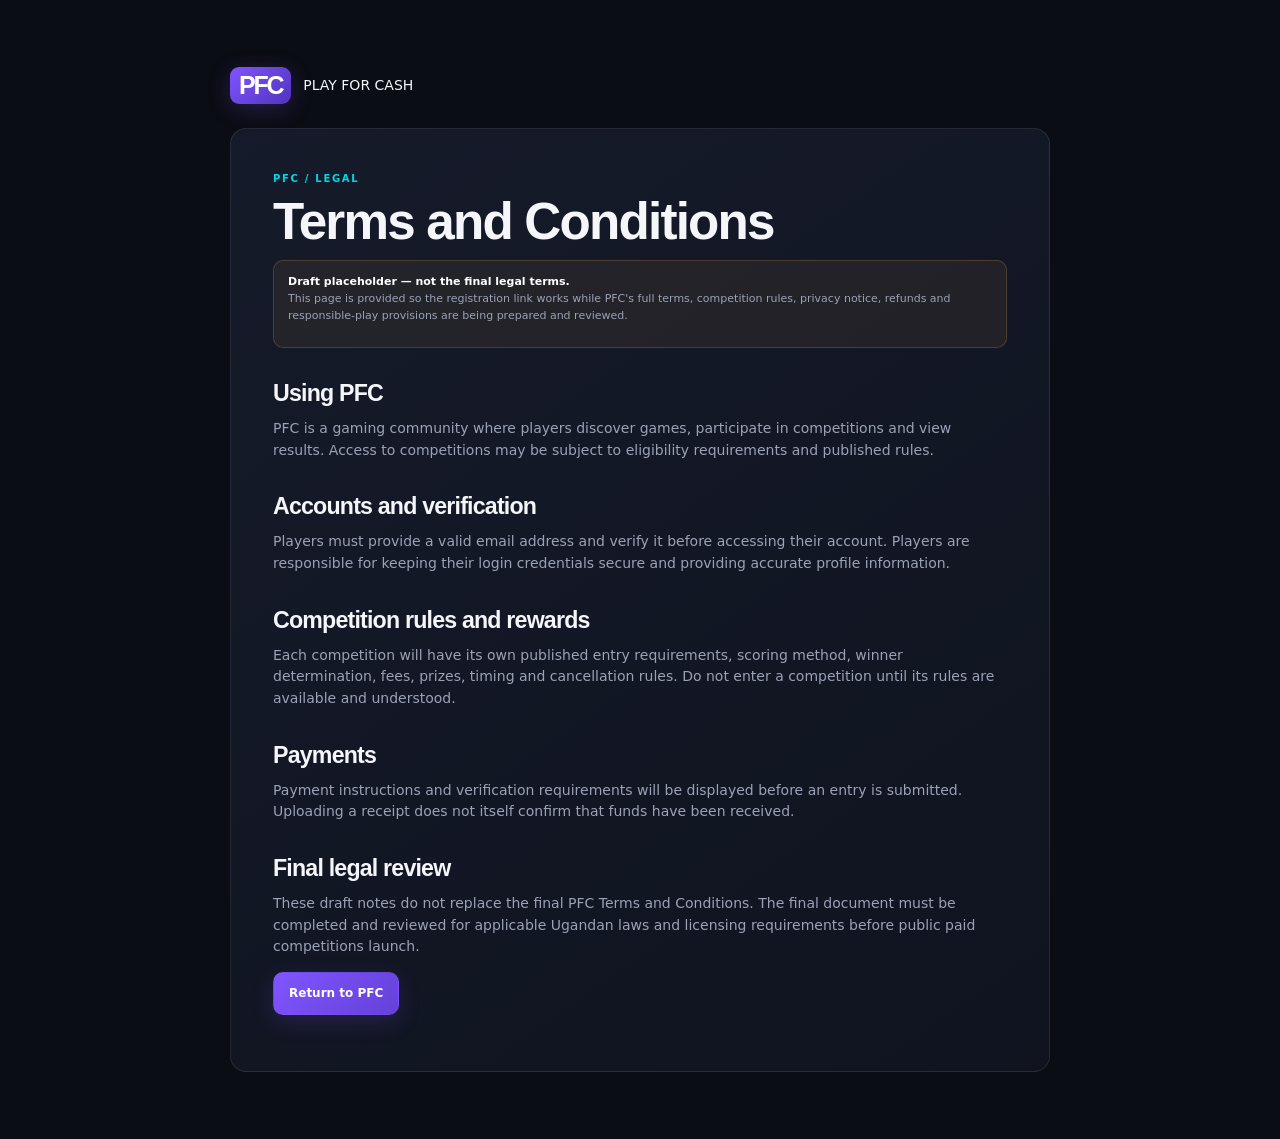
<file: pfc-platform/terms.html>
<!doctype html>
<html lang="en"><head><meta charset="UTF-8"><meta name="viewport" content="width=device-width, initial-scale=1"><meta name="theme-color" content="#0b0d14"><title>PFC Terms and Conditions</title><link rel="stylesheet" href="./src/styles/tokens.css"><link rel="stylesheet" href="./src/styles/base.css"><link rel="stylesheet" href="./src/styles/components.css"><style>body{padding:32px 18px}.terms-wrap{max-width:820px;margin:35px auto}.terms-wrap .panel{padding:clamp(20px,4vw,42px)}.terms-wrap h1{margin-bottom:8px}.terms-wrap h2{margin-top:28px}</style></head>
<body><main class="terms-wrap"><a class="brand" href="./index.html"><span class="brand-mark">PFC</span><span>PLAY FOR CASH</span></a><section class="panel" style="margin-top:24px"><p class="eyebrow">PFC / LEGAL</p><h1>Terms and Conditions</h1><div class="notice notice-warning"><strong>Draft placeholder — not the final legal terms.</strong><p>This page is provided so the registration link works while PFC's full terms, competition rules, privacy notice, refunds and responsible-play provisions are being prepared and reviewed.</p></div><h2>Using PFC</h2><p>PFC is a gaming community where players discover games, participate in competitions and view results. Access to competitions may be subject to eligibility requirements and published rules.</p><h2>Accounts and verification</h2><p>Players must provide a valid email address and verify it before accessing their account. Players are responsible for keeping their login credentials secure and providing accurate profile information.</p><h2>Competition rules and rewards</h2><p>Each competition will have its own published entry requirements, scoring method, winner determination, fees, prizes, timing and cancellation rules. Do not enter a competition until its rules are available and understood.</p><h2>Payments</h2><p>Payment instructions and verification requirements will be displayed before an entry is submitted. Uploading a receipt does not itself confirm that funds have been received.</p><h2>Final legal review</h2><p>These draft notes do not replace the final PFC Terms and Conditions. The final document must be completed and reviewed for applicable Ugandan laws and licensing requirements before public paid competitions launch.</p><p><a class="btn btn-primary" href="./index.html">Return to PFC</a></p></section></main></body></html>
</file>
<file: pfc-platform/src/styles/tokens.css>
:root {
  color-scheme: dark;
  --bg: #0b0d14;
  --surface: #111522;
  --surface-2: #151827;
  --surface-3: #20263a;
  --line: rgba(255,255,255,.085);
  --text: #f5f6fa;
  --muted: #9ba2b5;
  --subtle: #737b91;
  --violet: #8055ff;
  --violet-2: #a58aff;
  --cyan: #00d6e8;
  --gold: #f5b942;
  --green: #26c98a;
  --orange: #f2a94b;
  --red: #ff647c;
  --font-body: Inter, system-ui, sans-serif;
  --font-display: "Space Grotesk", Inter, sans-serif;
  --radius: 16px;
  --shadow: 0 18px 50px rgba(0,0,0,.28);
}
</file>
<file: pfc-platform/src/styles/base.css>
*{box-sizing:border-box}html{min-width:320px;background:var(--bg);scroll-behavior:smooth}body{margin:0;background:var(--bg);color:var(--text);font-family:var(--font-body);font-size:14px;line-height:1.55}button,input,select,textarea{font:inherit}button,a{-webkit-tap-highlight-color:transparent}a{color:inherit;text-decoration:none}button{cursor:pointer}button:disabled{opacity:.45;cursor:not-allowed}h1,h2,h3,h4,p{margin-top:0}h1,h2,h3{font-family:var(--font-display);letter-spacing:-.035em}h1{font-size:clamp(2rem,4vw,3.4rem);line-height:1.04;margin-bottom:12px}h2{font-size:1.45rem;margin-bottom:6px}h3{font-size:1.08rem;margin-bottom:7px}p{color:var(--muted)}.muted{color:var(--muted)}.gold-text{color:var(--gold)!important}.eyebrow{font-size:10px;letter-spacing:.17em;text-transform:uppercase;font-weight:800;color:var(--cyan);margin:0 0 8px}.icon{width:19px;height:19px;flex:0 0 auto}.row-between{display:flex;align-items:center;justify-content:space-between;gap:10px}.center{text-align:center}.stack-form{display:grid;gap:15px}.form-row{display:flex;align-items:center;gap:12px}.between{justify-content:space-between}.field{display:grid;gap:7px;color:#d9ddeb;font-size:12px;font-weight:650}.field input,.field select,.field textarea{width:100%;min-width:0;border:1px solid var(--line);background:#0c101b;color:var(--text);border-radius:10px;padding:12px 13px;outline:none;transition:border .18s,box-shadow .18s}.field textarea{resize:vertical;min-height:84px}.field input:focus,.field select:focus,.field textarea:focus{border-color:var(--violet);box-shadow:0 0 0 3px rgba(128,85,255,.14)}.field-hint{font-size:11px;color:var(--muted);margin:0}.check-line{display:flex;align-items:flex-start;gap:9px;font-size:12px;color:var(--muted)}.check-line input{accent-color:var(--violet);margin-top:3px}.text-btn,.text-link{border:0;background:none;color:var(--cyan);font-weight:700;font-size:12px;padding:0}.text-link:hover,.text-btn:hover{color:#fff}.form-message{font-size:12px;color:var(--orange);min-height:18px}.loading-state{padding:60px;text-align:center;color:var(--muted)}.error-panel{padding:35px;border:1px solid rgba(255,100,124,.3);border-radius:var(--radius);background:rgba(255,100,124,.06)}.error-panel small{display:block;margin-top:15px;color:var(--subtle)}
</file>
<file: pfc-platform/src/styles/components.css>
/* Shared shell */
.app-shell{min-height:100vh;background:radial-gradient(ellipse at 70% -15%,rgba(128,85,255,.12),transparent 35%),var(--bg)}.topbar{height:72px;border-bottom:1px solid var(--line);display:flex;align-items:center;justify-content:space-between;padding:0 30px;position:sticky;top:0;z-index:20;background:rgba(11,13,20,.88);backdrop-filter:blur(18px)}.brand{display:flex;align-items:center;gap:12px}.brand-mark{font:700 25px var(--font-display);letter-spacing:-.09em;color:#fff;background:linear-gradient(135deg,var(--violet),#5133bd);border-radius:9px;padding:4px 9px;box-shadow:0 5px 22px rgba(128,85,255,.22)}.brand-copy{display:grid;gap:1px}.brand-copy strong{font:700 11px var(--font-display);letter-spacing:.09em}.brand-copy small{font-size:8px;color:var(--cyan);letter-spacing:.11em}.topbar-right{display:flex;align-items:center;gap:16px}.user-chip{display:flex;align-items:center;gap:8px;font-size:12px;color:#dce0ed}.app-body{display:grid;grid-template-columns:230px minmax(0,1fr);min-height:calc(100vh - 110px)}.sidebar{border-right:1px solid var(--line);padding:25px 14px 18px;display:flex;flex-direction:column;min-height:calc(100vh - 110px)}.sidebar-label{font-size:9px;letter-spacing:.16em;color:var(--subtle);font-weight:800;padding:0 12px 14px}.sidebar nav{display:grid;gap:5px}.nav-link{display:flex;align-items:center;gap:12px;padding:11px 12px;border-radius:10px;color:var(--muted);font-size:12px;font-weight:650;transition:.18s}.nav-link:hover{background:rgba(255,255,255,.045);color:#fff}.nav-link.active{background:linear-gradient(90deg,rgba(128,85,255,.22),rgba(128,85,255,.07));color:#fff;border:1px solid rgba(128,85,255,.18)}.nav-link.active .icon{color:var(--cyan)}.sidebar-bottom{margin-top:auto}.sidebar-promo{border:1px solid var(--line);border-radius:13px;padding:14px;background:linear-gradient(145deg,rgba(128,85,255,.13),rgba(0,214,232,.035));display:grid;gap:5px;margin:25px 0 15px}.promo-mark{font-size:20px;color:var(--gold)}.sidebar-promo strong{font:600 12px var(--font-display)}.sidebar-promo small{font-size:10px;color:var(--muted)}.signout-link{width:100%;background:none;border:0}.main-content{min-width:0;padding:32px clamp(18px,3.5vw,48px) 60px}.page-content{max-width:1440px;margin:0 auto}.app-footer{display:flex;justify-content:space-between;gap:12px;padding:15px 28px 20px 260px;border-top:1px solid var(--line);font-size:9px;color:var(--subtle);letter-spacing:.05em}.mobile-context{display:none}.mobile-nav{display:none}
/* Buttons and badges */
.btn{display:inline-flex;align-items:center;justify-content:center;gap:8px;border:1px solid transparent;border-radius:10px;padding:11px 15px;font-size:12px;font-weight:750;transition:transform .16s,background .16s,border .16s;white-space:nowrap}.btn:hover{transform:translateY(-1px)}.btn-primary{background:linear-gradient(135deg,var(--violet),#6541d8);color:white;box-shadow:0 7px 22px rgba(128,85,255,.18)}.btn-primary:hover{background:linear-gradient(135deg,#916fff,#7550e8)}.btn-secondary{background:#22283a;border-color:var(--line);color:#e8eaf2}.btn-ghost{background:transparent;border-color:var(--line);color:#c6ccdb}.btn-danger{background:rgba(255,100,124,.12);border-color:rgba(255,100,124,.25);color:#ff8a9d}.btn-sm{padding:8px 10px;font-size:10px;border-radius:8px}.btn-wide{width:100%;padding:13px}.badge{display:inline-flex;align-items:center;gap:5px;padding:5px 8px;border-radius:999px;font-size:9px;font-weight:800;letter-spacing:.045em;text-transform:uppercase;white-space:nowrap;background:rgba(155,162,181,.1);color:#c3c8d5}.badge-success{background:rgba(38,201,138,.12);color:#5be0ac}.badge-warning{background:rgba(242,169,75,.13);color:#ffc16e}.badge-danger{background:rgba(255,100,124,.13);color:#ff8a9d}.badge-info{background:rgba(0,214,232,.12);color:#54e5f0}.icon-btn{width:34px;height:34px;display:grid;place-items:center;background:transparent;border:1px solid var(--line);border-radius:9px;color:var(--muted)}.icon-btn:hover{color:#fff;background:rgba(255,255,255,.05)}.avatar{display:inline-grid;place-items:center;flex:0 0 auto;width:34px;height:34px;border-radius:50%;background:linear-gradient(135deg,#6845d9,#00aebe);color:#fff;font-size:11px;font-weight:800}.avatar-lg{width:48px;height:48px;font-size:14px}.avatar-xl{width:70px;height:70px;font-size:20px;border:4px solid var(--surface-2)}
/* Headers and panels */
.page-header{display:flex;justify-content:space-between;align-items:flex-end;gap:18px;margin-bottom:26px}.page-header h1{font-size:clamp(26px,3vw,38px);margin-bottom:5px}.page-subtitle{margin:0;font-size:12px}.header-actions{display:flex;gap:8px}.stat-grid{display:grid;grid-template-columns:repeat(4,minmax(0,1fr));gap:13px;margin-bottom:18px}.stat-card,.panel,.feature-card,.competition-card,.game-card,.game-admin-card{background:linear-gradient(145deg,rgba(22,27,43,.98),rgba(16,20,32,.98));border:1px solid var(--line);border-radius:var(--radius);min-width:0}.stat-card{padding:17px}.stat-top{display:flex;align-items:center;justify-content:space-between;color:var(--muted);font-size:11px}.stat-icon{color:var(--cyan)}.stat-icon .icon{width:17px}.stat-card>strong{display:block;font:700 clamp(20px,2.2vw,28px) var(--font-display);margin:12px 0 3px;overflow-wrap:anywhere}.stat-card>small{font-size:10px;color:var(--subtle)}.panel{padding:19px;overflow:hidden}.panel-head{display:flex;align-items:center;justify-content:space-between;gap:15px;margin-bottom:15px}.panel-head h2{font-size:16px;margin:0}.panel-head p{font-size:10px;margin:3px 0 0}.dashboard-grid{display:grid;grid-template-columns:minmax(0,1.2fr) minmax(280px,.8fr);gap:16px;margin-bottom:16px}.section-heading{display:flex;align-items:flex-end;justify-content:space-between;gap:12px;margin-bottom:16px}.section-heading h2{font-size:22px;margin:0}.section-heading .eyebrow{margin-bottom:4px}
/* Tables */
.table-wrap{width:100%;overflow-x:auto}table{width:100%;border-collapse:collapse;text-align:left;min-width:650px}th{font-size:9px;text-transform:uppercase;letter-spacing:.1em;color:var(--subtle);font-weight:800;padding:12px 11px;border-bottom:1px solid var(--line)}td{padding:13px 11px;border-bottom:1px solid rgba(255,255,255,.05);font-size:11px;color:#d4d8e4;vertical-align:middle}tr:last-child td{border-bottom:0}td strong{color:#f1f2f8}.table-sub{display:block;font-size:9px;color:var(--subtle);margin-top:3px}.person-cell{display:flex;align-items:center;gap:9px;white-space:nowrap}.table-actions{display:flex;gap:5px}.rank-number{font:700 16px var(--font-display);color:var(--gold)}.toolbar{display:flex;align-items:center;justify-content:space-between;margin-bottom:14px;gap:12px}.search-box{display:flex;align-items:center;gap:8px;border:1px solid var(--line);border-radius:9px;background:var(--surface-2);padding:0 11px;color:var(--muted);max-width:340px;width:100%}.search-box input{background:transparent;border:0;outline:0;color:white;padding:10px 0;width:100%;font-size:11px}
/* Player portal */
.player-hero{min-height:340px;border:1px solid rgba(128,85,255,.2);border-radius:22px;padding:clamp(25px,4vw,48px);display:grid;grid-template-columns:1.1fr .9fr;align-items:center;overflow:hidden;position:relative;background:radial-gradient(circle at 78% 50%,rgba(128,85,255,.25),transparent 32%),linear-gradient(115deg,#17152a,#111522 65%,#101c2b);margin-bottom:36px}.hero-copy{position:relative;z-index:2;max-width:550px}.hero-copy h1{font-size:clamp(36px,5vw,62px);margin:10px 0 15px}.hero-copy h1 span{color:var(--cyan)}.hero-copy>p:not(.eyebrow){max-width:420px;font-size:13px}.hero-actions{display:flex;gap:10px;margin-top:24px;flex-wrap:wrap}.hero-art{height:250px;position:relative;display:grid;place-items:center;background-image:linear-gradient(135deg,rgba(11,13,20,.18),rgba(11,13,20,.42)),url("../../assets/images/hero-banner-placeholder.svg");background-size:cover;background-position:center;border-radius:18px;overflow:hidden}.hero-orbit{position:absolute;border:1px solid rgba(0,214,232,.2);border-radius:50%;transform:rotate(-20deg)}.orbit-one{width:280px;height:160px}.orbit-two{width:220px;height:220px;border-color:rgba(128,85,255,.4)}.hero-plate{width:175px;height:175px;display:grid;place-content:center;text-align:center;gap:4px;border-radius:32px;transform:rotate(-8deg);background:linear-gradient(145deg,#28214a,#101827);border:1px solid rgba(255,255,255,.2);box-shadow:0 25px 65px rgba(0,0,0,.45),inset 0 0 35px rgba(128,85,255,.15)}.hero-plate span{font-size:9px;letter-spacing:.22em;color:var(--cyan);font-weight:800}.hero-plate strong{font:700 65px var(--font-display);letter-spacing:-.12em}.content-section{margin:34px 0}.competition-grid{display:grid;grid-template-columns:repeat(3,minmax(0,1fr));gap:15px}.competition-card{overflow:hidden}.competition-art{height:145px;background-size:cover;background-position:center;display:flex;align-items:flex-start;justify-content:space-between;padding:12px;gap:8px}.game-tag{background:rgba(8,10,17,.65);backdrop-filter:blur(10px);padding:6px 8px;border-radius:7px;font-size:9px;font-weight:750}.competition-body{padding:15px}.competition-body h3{margin:0 0 5px}.competition-body>p{font-size:10px;min-height:31px;margin-bottom:14px}.competition-numbers{display:grid;grid-template-columns:1fr 1fr;gap:8px;padding:10px 0;border-top:1px solid var(--line);border-bottom:1px solid var(--line)}.competition-numbers small,.detail-grid small{display:block;color:var(--subtle);font-size:9px}.competition-numbers strong{font:700 15px var(--font-display)}.capacity-line{display:flex;justify-content:space-between;font-size:9px;color:var(--muted);margin:10px 0 5px}.progress{height:4px;background:#2a3042;border-radius:99px;overflow:hidden}.progress span{height:100%;display:block;background:linear-gradient(90deg,var(--violet),var(--cyan));border-radius:99px}.card-foot{display:flex;justify-content:space-between;align-items:center;gap:10px;margin-top:14px}.card-foot small{font-size:9px;color:var(--muted)}.feature-grid{display:grid;grid-template-columns:repeat(3,1fr);gap:14px}.feature-card{padding:20px}.feature-symbol{font-size:25px;color:var(--cyan)}.feature-card h3{margin:12px 0 5px}.feature-card p{font-size:11px;margin:0}.game-grid{display:grid;grid-template-columns:repeat(3,1fr);gap:15px}.game-card{overflow:hidden}.game-cover{height:155px;background-size:cover;background-position:center}.game-card-body{padding:15px}.game-card-body h3{font-size:17px;margin:4px 0}.game-card-body p{font-size:11px;min-height:35px}.game-meta{display:flex;justify-content:space-between;border-top:1px solid var(--line);padding-top:10px;color:var(--muted);font-size:9px;text-transform:capitalize}.profile-layout,.support-layout{display:grid;grid-template-columns:minmax(250px,.7fr) minmax(0,1.3fr);gap:16px}.profile-card{background:var(--surface-2);border:1px solid var(--line);border-radius:var(--radius);overflow:hidden}.profile-banner{height:100px;background:radial-gradient(circle at 70% 20%,rgba(0,214,232,.4),transparent 25%),linear-gradient(110deg,#392579,#101827)}.profile-info{padding:0 20px 18px;margin-top:-35px}.profile-info h2{margin:10px 0 2px}.profile-info p{font-size:11px;margin-bottom:10px}.profile-stats{display:grid;grid-template-columns:repeat(3,1fr);border-top:1px solid var(--line)}.profile-stats>div{padding:14px;text-align:center;border-right:1px solid var(--line)}.profile-stats>div:last-child{border:0}.profile-stats strong,.profile-stats small{display:block}.profile-stats strong{font:700 16px var(--font-display)}.profile-stats small{font-size:9px;color:var(--muted)}.activity-row{display:flex;align-items:center;justify-content:space-between;gap:12px;padding:12px 0;border-bottom:1px solid rgba(255,255,255,.05)}.activity-row:last-child{border:0}.activity-row>div:first-child{min-width:0}.activity-row strong,.activity-row small{display:block}.activity-row strong{font-size:11px;overflow-wrap:anywhere}.activity-row small{font-size:9px;color:var(--muted);margin-top:3px}.activity-row>div:last-child{display:flex;align-items:center;gap:10px;flex-wrap:wrap;justify-content:flex-end}.empty-state{text-align:center;padding:35px 15px;color:var(--muted)}.empty-state h3{color:#e9ebf3;margin:8px 0}.empty-state p{font-size:11px;margin:0}.empty-icon{width:42px;height:42px;margin:auto;border-radius:13px;background:rgba(128,85,255,.12);display:grid;place-items:center;color:var(--violet-2)}.rules-copy{font-size:11px;white-space:pre-wrap;color:#cbd0de}.detail-grid{display:grid;grid-template-columns:1fr 1fr;gap:13px;padding:12px;background:rgba(255,255,255,.025);border-radius:10px}.detail-grid strong{font-size:12px;display:block;margin-top:4px}.payment-code{font:700 28px var(--font-display);letter-spacing:.12em;text-align:center;padding:18px;border:1px dashed rgba(0,214,232,.5);background:rgba(0,214,232,.06);border-radius:12px;color:var(--cyan)}.notice{padding:12px 14px;border-radius:10px;font-size:11px;margin:12px 0}.notice-info{background:rgba(0,214,232,.07);border:1px solid rgba(0,214,232,.18);color:#bceff3}.notice-warning{background:rgba(242,169,75,.07);border:1px solid rgba(242,169,75,.2);color:#f6d5a8}.notice strong{color:#fff}
/* Operator */
.mini-bars{height:160px;display:flex;align-items:flex-end;justify-content:space-around;gap:12px;padding:12px 8px 0}.bar-col{height:100%;flex:1;display:flex;flex-direction:column;align-items:center;justify-content:flex-end;gap:8px}.bar-track{height:130px;width:min(30px,70%);background:#252a3d;border-radius:7px 7px 3px 3px;display:flex;align-items:flex-end;overflow:hidden}.bar-track span{width:100%;display:block;border-radius:7px 7px 0 0;background:linear-gradient(0deg,var(--violet),var(--cyan))}.bar-col small{font-size:9px;color:var(--muted)}.donut-wrap{display:grid;place-items:center;padding:7px}.donut{width:140px;height:140px;border-radius:50%;display:grid;place-items:center;background:conic-gradient(var(--green) calc(var(--pct)*1%),#2b3041 0);position:relative}.donut:before{content:"";position:absolute;inset:13px;border-radius:50%;background:var(--surface-2)}.donut>div{position:relative;text-align:center;display:grid}.donut strong{font:700 26px var(--font-display)}.donut small{font-size:9px;color:var(--muted)}.legend-list{display:flex;justify-content:center;gap:18px;font-size:10px;color:var(--muted)}.dot{width:7px;height:7px;border-radius:50%;display:inline-block;margin-right:5px}.dot-green{background:var(--green)}.dot-orange{background:var(--orange)}.game-admin-grid{display:grid;grid-template-columns:repeat(3,minmax(0,1fr));gap:15px}.game-admin-card{overflow:hidden}.game-admin-cover{height:120px;background-size:cover;background-position:center}.game-admin-body{padding:15px}.game-admin-body h3{margin:12px 0 5px}.game-admin-body>p{font-size:10px;min-height:34px}.game-rule-summary{display:grid;grid-template-columns:1fr 1fr;gap:7px;padding:12px 0;border-top:1px solid var(--line);border-bottom:1px solid var(--line)}.game-rule-summary span{font-size:9px;color:var(--subtle)}.game-rule-summary strong{font-size:10px;text-transform:capitalize}.support-admin-list{display:grid;gap:12px}.ticket-card>p{font-size:12px;white-space:pre-wrap}.activity-feed{display:grid}.activity-feed .activity-row{justify-content:flex-start;align-items:flex-start}.activity-dot{width:8px;height:8px;background:var(--cyan);border-radius:50%;margin:5px 8px 0 0;box-shadow:0 0 0 4px rgba(0,214,232,.09)}.activity-copy{display:grid;gap:4px}.settings-grid{display:grid;grid-template-columns:repeat(2,minmax(0,1fr));gap:15px}.setting-row{display:flex;align-items:center;justify-content:space-between;gap:15px;padding:14px 0;border-bottom:1px solid var(--line);margin-bottom:10px}.setting-row span{display:grid;gap:4px}.setting-row strong{font-size:12px}.setting-row small{font-size:10px;color:var(--muted)}.setting-row input{accent-color:var(--violet);width:18px;height:18px}.permission-row{display:grid;gap:4px;padding:12px 0;border-bottom:1px solid var(--line)}.permission-row strong{font-size:12px}.permission-row span{font-size:10px;color:var(--muted)}
/* Modal, toast, auth */
.modal-backdrop{position:fixed;inset:0;z-index:80;background:rgba(0,0,0,.72);backdrop-filter:blur(8px);display:grid;place-items:center;padding:18px}.modal{width:min(100%,600px);max-height:min(90vh,850px);overflow:auto;background:#151a29;border:1px solid rgba(255,255,255,.12);border-radius:18px;padding:21px;box-shadow:var(--shadow)}.modal-head{display:flex;align-items:center;justify-content:space-between;margin-bottom:17px}.modal-head h2{margin:0}.modal form{display:grid;gap:13px}.modal-actions{display:flex;justify-content:flex-end;gap:8px;margin-top:8px}.toast{position:fixed;right:20px;bottom:22px;z-index:100;background:#22283a;border:1px solid var(--line);box-shadow:var(--shadow);border-radius:10px;padding:12px 16px;font-size:12px;max-width:min(400px,calc(100vw - 30px));animation:toast-in .2s ease}.toast-success{border-color:rgba(38,201,138,.4)}.toast-danger{border-color:rgba(255,100,124,.4)}.toast-warning{border-color:rgba(242,169,75,.4)}@keyframes toast-in{from{opacity:0;transform:translateY(8px)}to{opacity:1;transform:none}}
.auth-layout{min-height:100vh;display:grid;grid-template-columns:1.05fr .95fr;background:radial-gradient(ellipse at 25% 20%,rgba(128,85,255,.16),transparent 40%),var(--bg)}.auth-visual{padding:45px clamp(28px,6vw,90px);display:flex;flex-direction:column;justify-content:space-between;border-right:1px solid var(--line);background:linear-gradient(145deg,rgba(128,85,255,.07),transparent 60%)}.auth-brand{display:flex;align-items:center;gap:12px;font:700 11px var(--font-display);letter-spacing:.12em}.auth-hero-copy h1{font-size:clamp(54px,7vw,92px);letter-spacing:-.08em}.auth-hero-copy h1 em{font-style:normal;color:var(--cyan)}.auth-hero-copy>p:last-child{max-width:380px}.auth-foot{font-size:10px;color:var(--subtle);max-width:330px}.auth-panel{display:grid;place-items:center;padding:35px 24px}.auth-box{width:min(100%,410px)}.auth-top{display:flex;align-items:center;justify-content:space-between;gap:10px;margin-bottom:22px}.auth-top h2{font-size:27px}.auth-tabs{display:grid;grid-template-columns:1fr 1fr;background:#151a29;border-radius:10px;padding:4px;margin-bottom:20px}.auth-tab{border:0;background:transparent;color:var(--muted);border-radius:8px;padding:10px;font-size:11px;font-weight:700}.auth-tab.active{background:#2b2447;color:white}.auth-footnote{font-size:9px;color:var(--subtle);margin-top:20px}.auth-content{min-width:0}/* Email-auth additions */
.auth-footnote a,.terms-check a{color:var(--cyan);text-decoration:underline;text-underline-offset:3px}.auth-extra{display:flex;justify-content:flex-end;margin-top:9px}.terms-check{align-items:flex-start;gap:9px;font-size:10px;color:var(--muted);margin:8px 0 12px}.terms-check input{margin-top:2px;accent-color:var(--violet)}.auth-box .notice{line-height:1.65}.auth-box .notice p{margin:7px 0 0}.auth-box .notice strong{overflow-wrap:anywhere}
</file>
